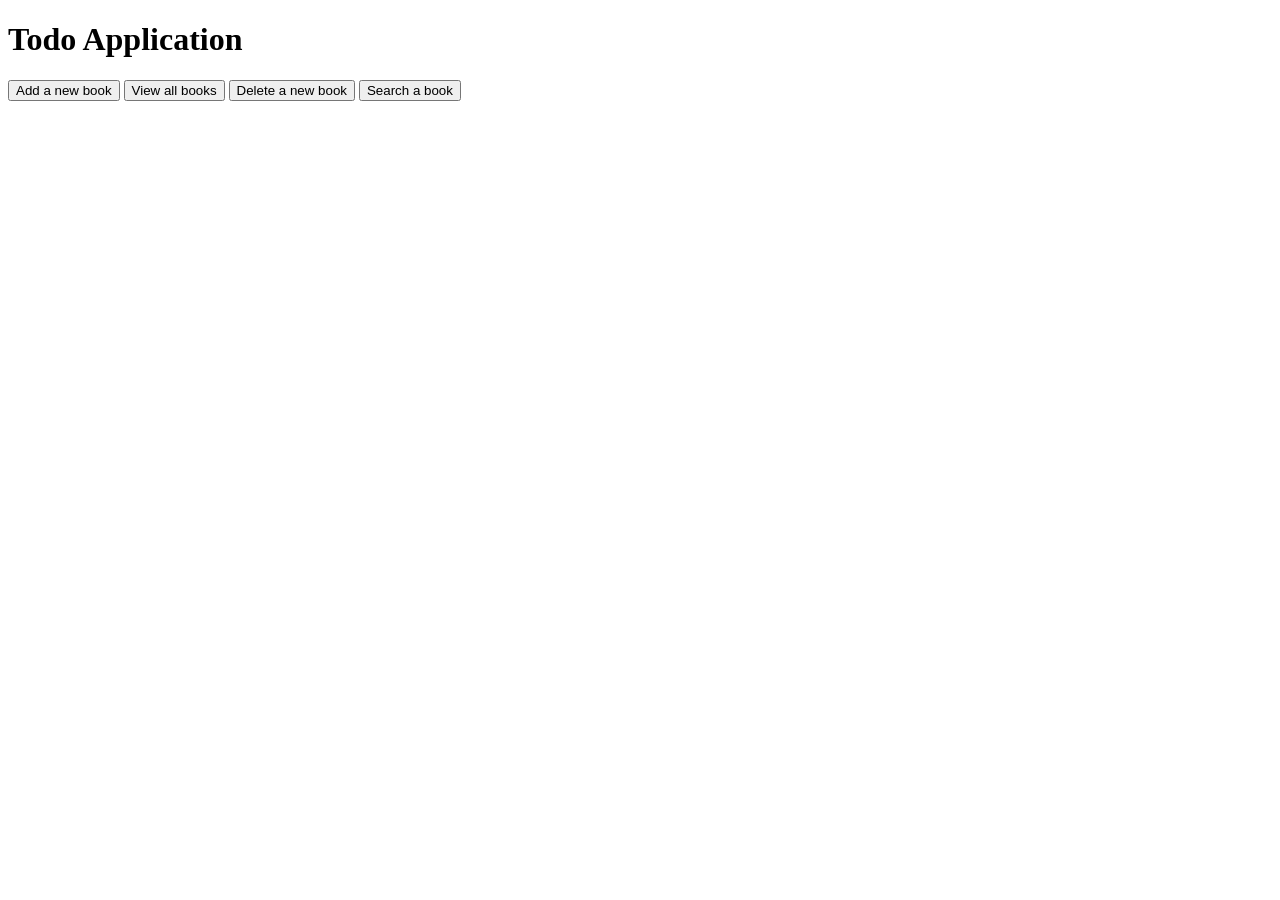
<file: lab-exam/src/main/Webapp/index.html>
<!DOCTYPE html>
<html>
<head>
    <title>Todo Application</title>
</head>
<body>
<h1>Todo Application</h1>
<button onclick="href =./main/java/com.Bookstore.servlets/BookRegistrationServlet">Add a new book</button>
<button onclick= "href = ./main/java/com.Bookstore.servlets/DisplayBooksServlet">View all books</button>
<button onclick="href = ./main/java/com.Bookstore.servlets/DeleteBookServlet">Delete a new book</button>
<button onclick="href = ./main/java/com.Bookstore.servlets/SearchBookServlet">Search a book</button>


</body>
</html>
</file>
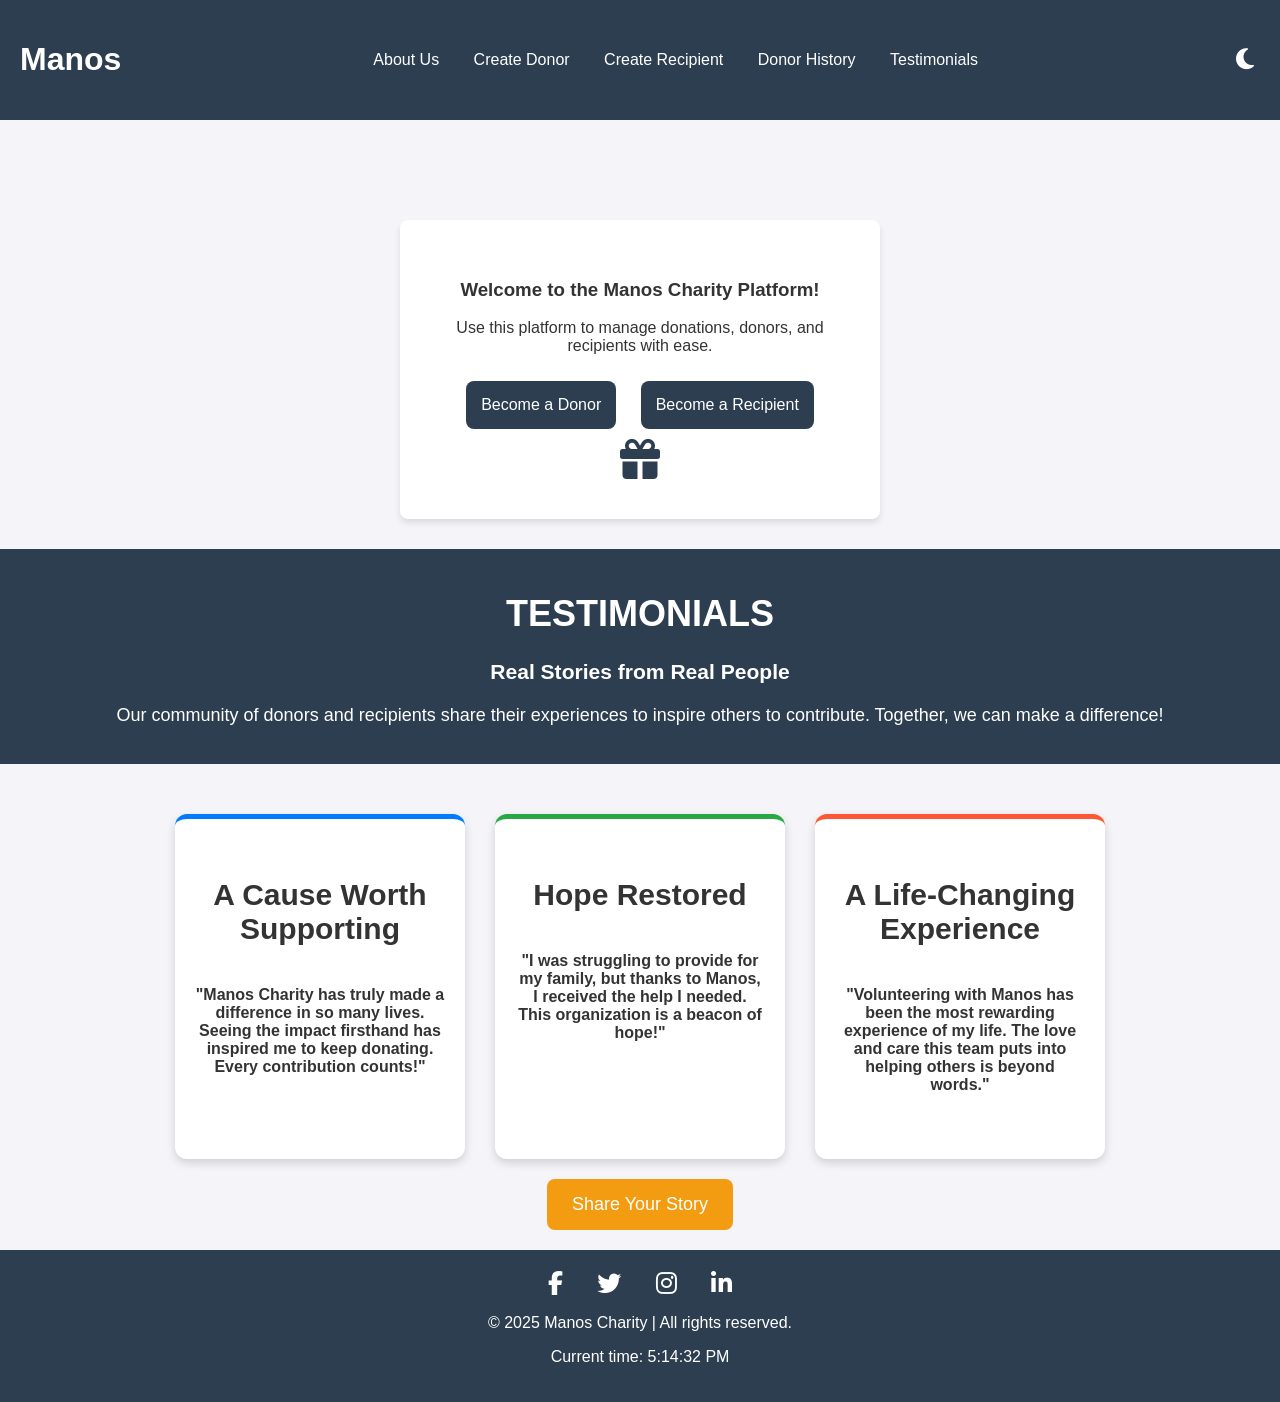
<file: Manos - Copy/src/main/resources/templates/index.html>
<!DOCTYPE html>
<html xmlns:th="http://www.thymeleaf.org">
<head>
    <meta charset="UTF-8">
    <meta name="viewport" content="width=device-width, initial-scale=1.0">
    <title>Welcome to Manos</title>
    
    <!-- FontAwesome for icons -->
    <link rel="stylesheet" href="https://cdnjs.cloudflare.com/ajax/libs/font-awesome/6.4.2/css/all.min.css">

    <style>
        /* Updated color theme */
        :root {
            --primary-color: #2C3E50; /* Dark blue */
            --secondary-color: #F39C12; /* Gold */
            --background-light: #f4f4f9;
            --background-dark: #1A1A2E;
            --text-light: #333;
            --text-dark: #fff;
            --text-dark-mode: #fafafa; /* Light text color for dark mode */
            --card-bg-light: white;
            --card-bg-dark: #333;
        }

        body {
            font-family: Arial, sans-serif;
            margin: 0;
            padding: 0;
            background-color: var(--background-light);
            transition: background-color 0.5s, color 0.5s;
            color: var(--text-light);
        }

        header {
            background-color: var(--primary-color);
            padding: 20px;
            color: white;
            text-align: center;
            display: flex;
            justify-content: space-between;
            align-items: center;
        }

        nav a {
            color: white;
            text-decoration: none;
            margin: 0 15px;
            transition: color 0.3s;
        }

        nav a:hover {
            color: var(--secondary-color);
        }

        .toggle-btn {
            background: none;
            border: none;
            color: white;
            font-size: 24px;
            cursor: pointer;
            transition: color 0.3s;
        }

        .toggle-btn:hover {
            color: var(--secondary-color);
        }

        .container {
            display: flex;
            justify-content: center;
            padding: 30px;
        }

        .card {
            background-color: var(--card-bg-light);
            padding: 40px;
            border-radius: 8px;
            box-shadow: 0px 4px 6px rgba(0, 0, 0, 0.1);
            max-width: 400px;
            text-align: center;
            margin-top: 70px;
        }

        .dark-mode .card {
            background-color: var(--card-bg-dark);
            color: var(--text-dark-mode);
        }

        .action-btn {
            background-color: var(--primary-color);
            color: white;
            padding: 15px;
            border: none;
            border-radius: 8px;
            cursor: pointer;
            font-size: 16px;
            margin: 10px;
            transition: background-color 0.3s;
        }

        .action-btn:hover {
            background-color: var(--secondary-color);
        }

        .gift-icon {
            font-size: 40px;
            color: var(--primary-color);
            transition: color 0.3s;
        }

        .gift-icon:hover {
            color: var(--secondary-color);
            cursor: pointer;
        }

        .testimonials {
            padding: 40px;
            background-color: var(--background-dark);
            color: white;
            text-align: center;
        }

        .testimonial-banner {
            background-color: var(--primary-color);
            padding: 20px;
            color: white;
            text-align: center;
            font-size: 18px;
            margin-bottom: 30px;
        }

        .testimonial-carousel {
            padding: 40px;
            background-color: var(--background-light);
            text-align: center;
        }

        .carousel {
            display: flex;
            justify-content: space-around;
            overflow: hidden;
            position: relative;
        }

        .testimonial {
            flex: 0 0 30%;
            background-color: var(--primary-color);
            color: white;
            padding: 20px;
            margin: 10px;
            border-radius: 8px;
            transition: transform 0.5s ease-in-out;
        }

        .testimonial p {
            font-size: 18px;
        }

        .testimonial span {
            font-size: 14px;
            color: var(--secondary-color);
        }

        .achievements {
            padding: 40px;
            background-color: var(--background-light);
            text-align: center;
        }

        footer {
            background-color: var(--primary-color);
            color: white;
            padding: 20px;
            text-align: center;
        }

        footer .social-link {
            color: white;
            text-decoration: none;
            margin: 0 15px;
            transition: color 0.3s;
        }

        footer .social-link:hover {
            color: var(--secondary-color);
        }

        footer .social-icons {
            margin-bottom: 10px;
        }

        footer .social-icons a {
            font-size: 24px;
        }

        /* Share Your Story Button Styling */
        #shareStoryBtn {
            background-color: var(--secondary-color);
            color: white;
            padding: 15px 25px;
            border: none;
            border-radius: 8px;
            font-size: 18px;
            margin-top: 20px;
            margin-bottom: 20px;
            cursor: pointer;
        }

        #shareStoryBtn:hover {
            background-color: var(--primary-color);
        }
    </style>
</head>
<body>

    <header>
        <h1>Manos</h1>
        <nav>
            <a href="/about">About Us</a>
            <a href="/donors/create">Create Donor</a>
            <a href="/recipients/create">Create Recipient</a>
            <a href="/donors/12/donations">Donor History</a>
            <a href="/testimonials">Testimonials</a>
        </nav>
        <button id="darkModeToggle" class="toggle-btn">
            <i id="themeIcon" class="fas fa-moon"></i>
        </button>
    </header>

    <div class="container">
        <div id="welcomeCard" class="card">
            <h3>Welcome to the Manos Charity Platform!</h3>
            <p id="welcomeText">Use this platform to manage donations, donors, and recipients with ease.</p>

            <div>
                <button class="action-btn" onclick="window.location.href='/donors/create'">Become a Donor</button>
                <button class="action-btn" onclick="window.location.href='/recipients/create'">Become a Recipient</button>
            </div>

            <i class="gift-icon fas fa-gift" onclick="showMessage(event)"></i>
            <p id="greeting" style="color: var(--primary-color); margin-top: 10px; font-weight: bold; display: none;">Thank you for supporting Manos!</p>
        </div>
    </div>

    <!-- Testimonial Banner -->
    <div class="testimonial-banner">
        <h1>TESTIMONIALS</h1>
        <h3>Real Stories from Real People</h3>
        <p>Our community of donors and recipients share their experiences to inspire others to contribute. Together, we can make a difference!</p>
    </div>

    <!-- Testimonial Section with Carousel --
    <section class="testimonial-carousel">
        <h2>What People Are Saying</h2>

        <div class="carousel">
            <!-- Testimonials will be dynamically loaded here -->
        </div>
        <div style="display: flex; gap: 30px; margin-top: 50px; justify-content: center; align-items: center;">
            <!-- Card 1 -->
            <div style="width: 250px; height: 300px; padding: 20px; background: white; box-shadow: 0 4px 10px rgba(0,0,0,0.15); text-align: center; border-radius: 12px; border-top: 5px solid #007bff;">
                <h4 style="font-size: 30px; font-weight: bold; color: #333;">A Cause Worth Supporting</h4>
                <p  style="font-size: 16px; font-weight: bold; color: #333;">"Manos Charity has truly made a difference in so many lives. Seeing the impact firsthand has inspired me to keep donating. Every contribution counts!"</p>

            </div>
        
            <!-- Card 2 -->
            <div style="width: 250px; height: 300px; padding: 20px; background: white; box-shadow: 0 4px 10px rgba(0,0,0,0.15); text-align: center; border-radius: 12px; border-top: 5px solid #28a745;">
                <h4 style="font-size: 30px; font-weight: bold; color: #333;">Hope Restored</h4>
                <p  style="font-size: 16px; font-weight: bold; color: #333;">"I was struggling to provide for my family, but thanks to Manos, I received the help I needed. This organization is a beacon of hope!"</p>
            </div>
        
            <!-- Card 3 -->
            <div style="width: 250px; height: 300px; padding: 20px; background: white; box-shadow: 0 4px 10px rgba(0,0,0,0.15); text-align: center; border-radius: 12px; border-top: 5px solid #ff5733;">
                <h4 style="font-size: 30px; font-weight: bold; color: #333;">A Life-Changing Experience</h4>
                <p  style="font-size: 16px; font-weight: bold; color: #333;">"Volunteering with Manos has been the most rewarding experience of my life. The love and care this team puts into helping others is beyond words."</p>
            </div>
        </div>
        
    <!-- Share Your Story Button -->
    <div style="text-align: center;">
        <button id="shareStoryBtn">Share Your Story</button>
    </div>

    <!-- Testimonial Form -->
    <div id="testimonialForm" style="display: none; text-align: center;">
        <form id="testimonialFormElement">
            <label for="title">Title:</label>
            <input type="text" id="title" name="title" required>
        
            <label for="description">Description:</label>
            <textarea id="description" name="description" required></textarea>
        
            <button type="button" onclick="submitTestimonial()">Submit Testimonial</button>
        </form>
    </div>

    

    <footer>
        <div class="social-icons">
            <a href="#" class="social-link"><i class="fab fa-facebook-f"></i></a>
            <a href="#" class="social-link"><i class="fab fa-twitter"></i></a>
            <a href="#" class="social-link"><i class="fab fa-instagram"></i></a>
            <a href="#" class="social-link"><i class="fab fa-linkedin-in"></i></a>
        </div>
        <p>&copy; 2025 Manos Charity | All rights reserved.</p>
        <p id="live-time">Current time: <span id="current-time"></span></p>
    </footer>

    <script>
        // Toggle Dark Mode
        const darkModeToggle = document.getElementById("darkModeToggle");
        const themeIcon = document.getElementById("themeIcon");

        darkModeToggle.addEventListener("click", function() {
            document.body.classList.toggle("dark-mode");
            if (document.body.classList.contains("dark-mode")) {
                themeIcon.classList.remove("fa-moon");
                themeIcon.classList.add("fa-sun");
            } else {
                themeIcon.classList.remove("fa-sun");
                themeIcon.classList.add("fa-moon");
            }
        });

        // Show the 'Share Your Story' form
        document.getElementById('shareStoryBtn').onclick = function() {
            document.getElementById('testimonialForm').style.display = 'block';
        };

        // Handle submitting testimonial
        function submitTestimonial() {
            const title = document.getElementById("title").value;
            const description = document.getElementById("description").value;

            if (!title || !description) {
                alert("Both title and description are required!");
                return;
            }

            const testimonialData = {
                title: title,
                description: description
            };

            // Perform a POST request to the backend to submit the testimonial
            fetch('/api/testimonials', {
                method: 'POST',
                headers: {
                    'Content-Type': 'application/json',
                },
                body: JSON.stringify(testimonialData)
            })
            .then(response => {
                if (response.ok) {
                    alert("Testimonial submitted successfully!");
                    // Optionally, close the form after submission
                    document.getElementById("testimonialForm").style.display = "none";
                    // Optionally, refresh testimonials or update the UI
                    fetchTestimonials();
                } else {
                    alert("Failed to submit testimonial.");
                }
            })
            .catch(error => {
                console.error('Error:', error);
                alert("An error occurred while submitting your testimonial.");
            });
        }

        // Fetch testimonials (this could be used to refresh or update the testimonials on the page)
        function fetchTestimonials() {
            fetch('/api/testimonials')
                .then(response => response.json())
                .then(data => {
                    const testimonialContainer = document.querySelector(".carousel");
                    testimonialContainer.innerHTML = ''; // Clear existing testimonials

                    data.forEach(testimonial => {
                        const newTestimonial = document.createElement('div');
                        newTestimonial.classList.add('testimonial');
                        newTestimonial.innerHTML = `<p>"${testimonial.description}"</p><span>- ${testimonial.title}</span>`;
                        testimonialContainer.appendChild(newTestimonial);
                    });
                })
                .catch(error => console.error('Error fetching testimonials:', error));
        }

        // Show a message when the gift icon is clicked
        function showMessage(event) {
            const greeting = document.getElementById("greeting");
            greeting.style.display = "block";
        }

        // Update the current time in the footer
        setInterval(() => {
            const currentTime = new Date().toLocaleTimeString();
            document.getElementById("current-time").textContent = currentTime;
        }, 1000);
    </script>

</body>
</html>
</file>
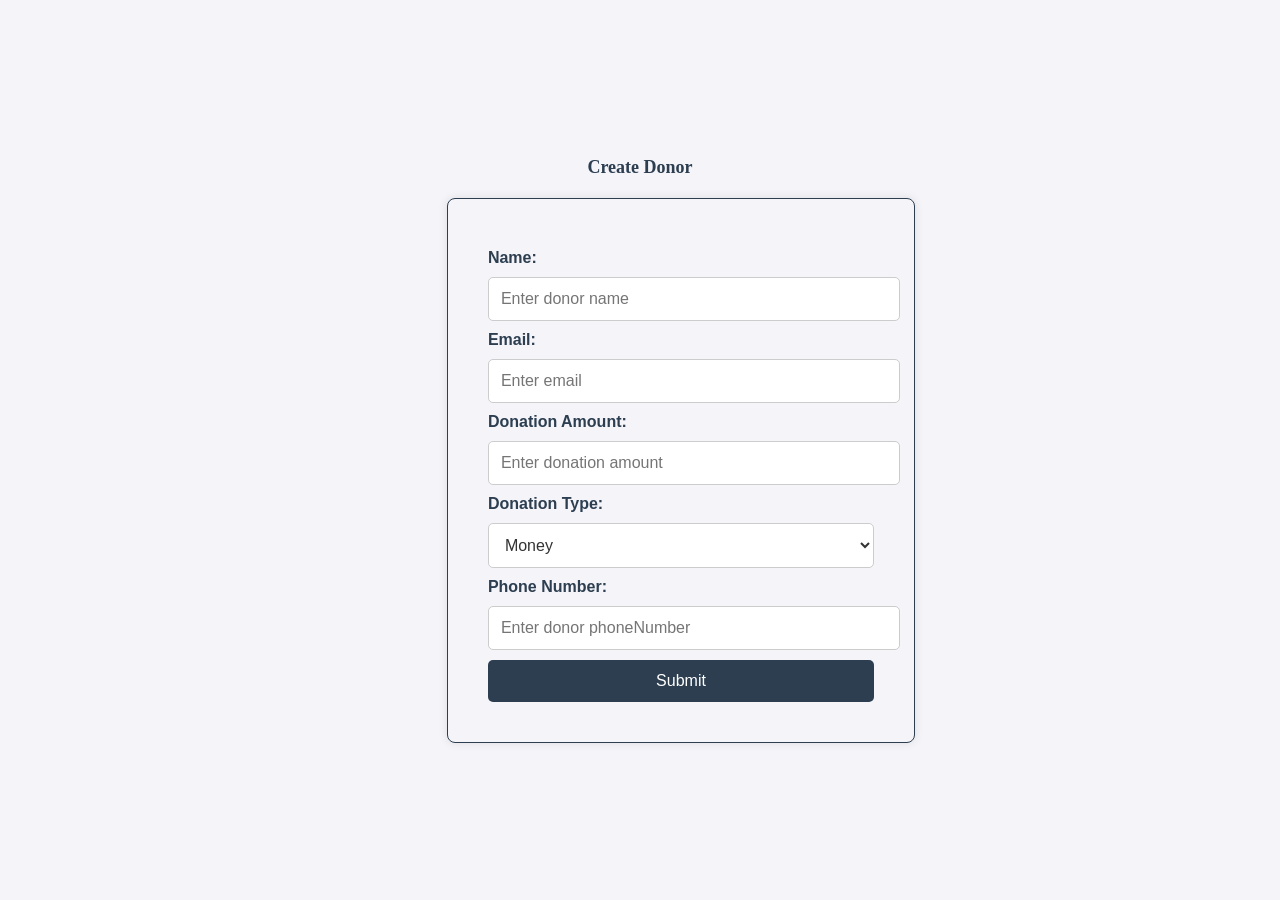
<file: Manos - Copy/src/main/resources/templates/donor-form.html>
<!DOCTYPE html>
<html lang="en">
<head>
    <meta charset="UTF-8">
    <meta name="viewport" content="width=device-width, initial-scale=1.0">
    <title>Create Donor</title>
    <script src="https://code.jquery.com/jquery-3.6.0.min.js"></script>
    <style>
        :root {
            --primary-color: #2C3E50; /* Dark blue */
            --secondary-color: #F39C12; /* Gold */
            --background-light: #f4f4f9;
            --background-dark: #1A1A2E;
            --text-light: #fff;
            --text-dark: #333;
            --input-background: #fff;
            --input-border-color: #ccc;
            --button-hover-bg: var(--secondary-color);
            --error-color: red;
        }

        body {
            font-family: Arial, sans-serif;
            margin: 0;
            padding: 0;
            background-color: var(--background-light);
            color: var(--text-dark);
            display: flex;
            justify-content: center;
            align-items: center;
            height: 100vh; /* Full height of the viewport */
        }

        h2 {
            color: var(--primary-color);
            text-align: center;
            margin-bottom: 20px;
            font-size: large;
            font-family: Georgia, 'Times New Roman', Times, serif;
        }

        form {
            max-width: 600px; 
            width: 100%;
            background: var(--background-light);
            padding: 40px;
            border-radius: 8px;
            box-shadow: 0 0 10px rgba(0, 0, 0, 0.1);
            border: 1px solid var(--primary-color);
            text-align: left;
        }

        label {
            color: var(--primary-color);
            font-weight: bold;
            margin-top: 10px;
            display: block;
        }

        input, select, button {
            width: 100%;
            padding: 12px;
            margin-top: 10px;
            border: 1px solid var(--input-border-color);
            border-radius: 5px;
            background-color: var(--input-background);
            color: var(--text-dark);
            font-size: 16px;
        }

        button {
            background-color: var(--primary-color);
            color: var(--text-light);
            cursor: pointer;
            border: none;
            transition: background-color 0.3s;
        }

        button:hover {
            background-color: var(--button-hover-bg); /* Golden hover effect */
        }

        .message {
            margin-top: 15px;
            font-weight: bold;
            color: var(--secondary-color);
        }

        .message.error {
            color: var(--error-color);
        }
    </style>
</head>
<body>

    <div>
        <h2>Create Donor</h2>
    
        <form id="donorForm" action="/donors/create" method="post">
            <label for="name">Name:</label>
            <input type="text" id="name" name="name" placeholder="Enter donor name" required>

            <label for="email">Email:</label>
            <input type="email" id="email" name="email" placeholder="Enter email" required>

            <label for="amountDonated">Donation Amount:</label>
            <input type="number" id="amountDonated" name="amountDonated" step="0.01" placeholder="Enter donation amount" required>

            <label for="donationType">Donation Type:</label>
            <select id="donationType" name="donationType" required>
                <option value="money">Money</option>
                <option value="food">Food</option>
                <option value="clothes">Clothes</option>
                <option value="medicine">Medicine</option>
            </select>

            <label for="address">Phone Number:</label>
            <input type="text" id="address" name="address" placeholder="Enter donor phoneNumber" required>

            <!-- CSRF Token (Required if Spring Security is enabled) -->
            <input type="hidden" name="_csrf" value="${_csrf.token}">

            <button type="submit">Submit</button>
        </form>

        <div id="message" class="message"></div>
    </div>

    <script>
        $(document).ready(function() {
            $("#donorForm").submit(function(event) {
                event.preventDefault(); // Prevent default form submission
                
                var formData = $(this).serialize(); // Serialize form data
                
                $.post("/donors/create", formData)
                    .done(function(response) {
                        $("#message").text(response).removeClass('error').css("color", "green");
                        $("#donorForm")[0].reset(); // Clear the form
                    })
                    .fail(function(xhr, status, error) {
                        $("#message").text("Error: " + xhr.responseText).addClass('error').css("color", "red");
                    });
            });
        });
    </script>

</body>
</html>
</file>
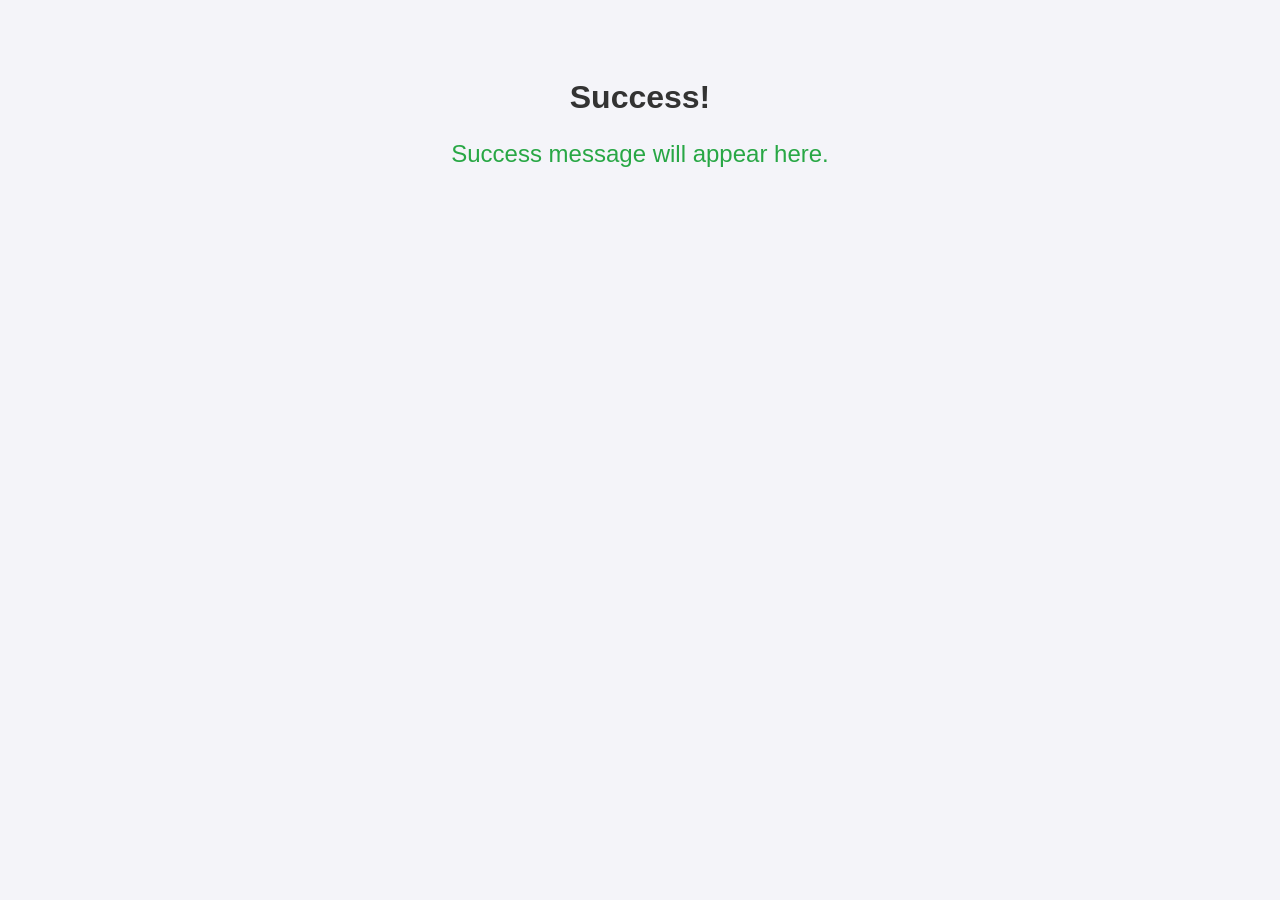
<file: Manos - Copy/src/main/resources/templates/donorsuccess.html>
<!DOCTYPE html>
<html lang="en">
<head>
    <meta charset="UTF-8">
    <meta name="viewport" content="width=device-width, initial-scale=1.0">
    <title>Success</title>
    <style>
        body {
            font-family: Arial, sans-serif;
            background-color: #f4f4f9;
            color: #333;
            text-align: center;
            padding: 50px;
        }
        .message {
            font-size: 24px;
            color: #28a745;
        }
    </style>
</head>
<body>

    <h1>Success!</h1>
    
    <div class="message">
        <p th:text="${message}">Success message will appear here.</p>
    </div>

</body>
</html>
</file>
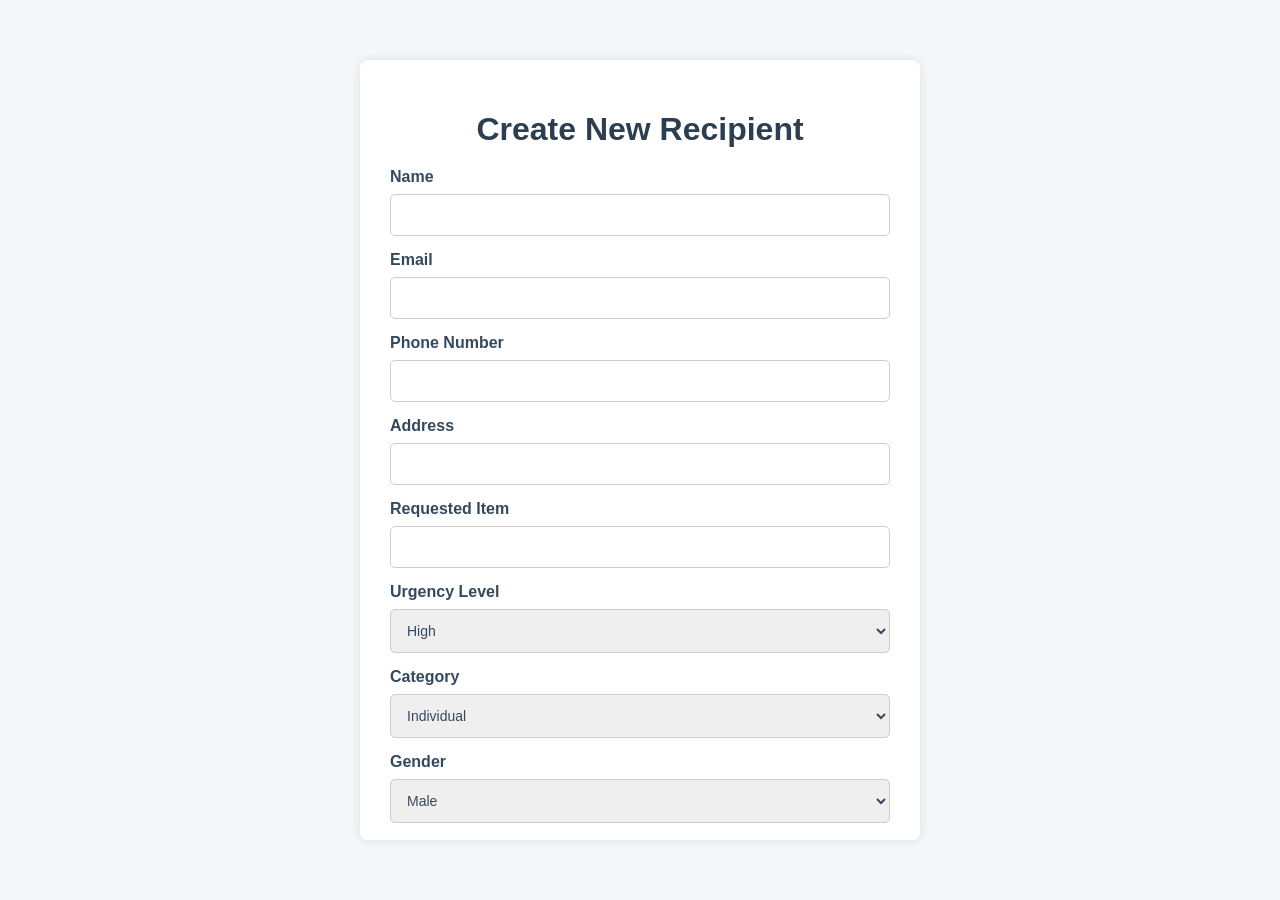
<file: Manos - Copy/src/main/resources/templates/recipient-form.html>
<!DOCTYPE html>
<html lang="en">
<head>
    <meta charset="UTF-8">
    <meta name="viewport" content="width=device-width, initial-scale=1.0">
    <title>Create Recipient</title>
    <style>
        body {
            font-family: Arial, sans-serif;
            margin: 0;
            padding: 0;
            background-color: #f4f7fa;
            display: flex;
            justify-content: center;
            align-items: center;
            height: 100vh;
        }

        .container {
            background-color: white;
            padding: 30px;
            border-radius: 8px;
            box-shadow: 0 0 10px rgba(0, 0, 0, 0.1);
            width: 100%;
            max-width: 500px;
            height: 80vh;
            overflow-y: auto; /* Makes the container scrollable */
            display: flex;
            flex-direction: column;
            justify-content: flex-start;
        }

        h1 {
            color: #2C3E50;
            margin-bottom: 20px;
            text-align: center;
        }

        label {
            display: block;
            text-align: left;
            margin-bottom: 8px;
            color: #34495E;
            font-weight: bold;
        }

        input[type="text"], input[type="email"], input[type="number"], select {
            width: 100%;
            padding: 12px;
            margin-bottom: 15px;
            border: 1px solid #ccc;
            border-radius: 5px;
            font-size: 14px;
            color: #34495E;
            box-sizing: border-box;
        }

        button {
            width: 100%;
            padding: 12px;
            background-color: #F39C12;
            border: none;
            border-radius: 5px;
            color: white;
            font-size: 16px;
            cursor: pointer;
        }

        button:hover {
            background-color: #E67E22;
        }

        .alert {
            margin-top: 20px;
            padding: 15px;
            background-color: #28a745;
            color: white;
            border-radius: 5px;
            font-weight: bold;
        }

        .alert.error {
            background-color: #dc3545;
        }
    </style>
</head>
<body>

    <div class="container">
        <h1>Create New Recipient</h1>
        <form action="/recipients/create" method="POST">
            <label for="name">Name</label>
            <input type="text" id="name" name="name" required>

            <label for="email">Email</label>
            <input type="email" id="email" name="email" required>

            <label for="phoneNumber">Phone Number</label>
            <input type="text" id="phoneNumber" name="phoneNumber" required>

            <label for="address">Address</label>
            <input type="text" id="address" name="address" required>

            <label for="requestedItem">Requested Item</label>
            <input type="text" id="requestedItem" name="requestedItem" required>

            <label for="urgencyLevel">Urgency Level</label>
            <select id="urgencyLevel" name="urgencyLevel" required>
                <option value="High">High</option>
                <option value="Medium">Medium</option>
                <option value="Low">Low</option>
            </select>

            <label for="category">Category</label>
            <select id="category" name="category" required>
                <option value="Individual">Individual</option>
                <option value="Family">Family</option>
                <option value="Community">Community</option>
            </select>

            <label for="gender">Gender</label>
            <select id="gender" name="gender" required>
                <option value="Male">Male</option>
                <option value="Female">Female</option>
                
            </select>

            <label for="ageGroup">Age Group</label>
            <select id="ageGroup" name="ageGroup" required>
                <option value="Child">Child</option>
                <option value="Adult">Adult</option>
                <option value="Senior">Senior</option>
            </select>

            <label for="familyMembers">Family Members</label>
            <input type="number" id="familyMembers" name="familyMembers" required>

            <label for="donationMode">Donation Mode</label>
            <select id="donationMode" name="donationMode" required>
                <option value="Monetary">Monetary</option>
                <option value="Goods">Goods</option>
            </select>

            <label for="proofDocuments">Proof Documents</label>
            <input type="text" id="proofDocuments" name="proofDocuments">

            <label for="locationCoordinates">Location</label>
            <input type="text" id="locationCoordinates" name="locationCoordinates" required>

            
            <label for="status">Status</label>
            <select id="status" name="status" required>
                <option value="Active">Active</option>
                <option value="Inactive">Inactive</option>
            </select>

            <label for="specificRequest">Specific Request</label>
            <input type="text" id="specificRequest" name="specificRequest" required>

            <button type="submit">Create Recipient</button>
        </form>

        <!-- Success message -->
        <div th:if="${message}" class="alert alert-success">
            <p th:text="${message}"></p>
        </div>

        <!-- Error message (if applicable) -->
        <div th:if="${error}" class="alert error">
            <p th:text="${error}"></p>
        </div>
    </div>

</body>
</html>
</file>
